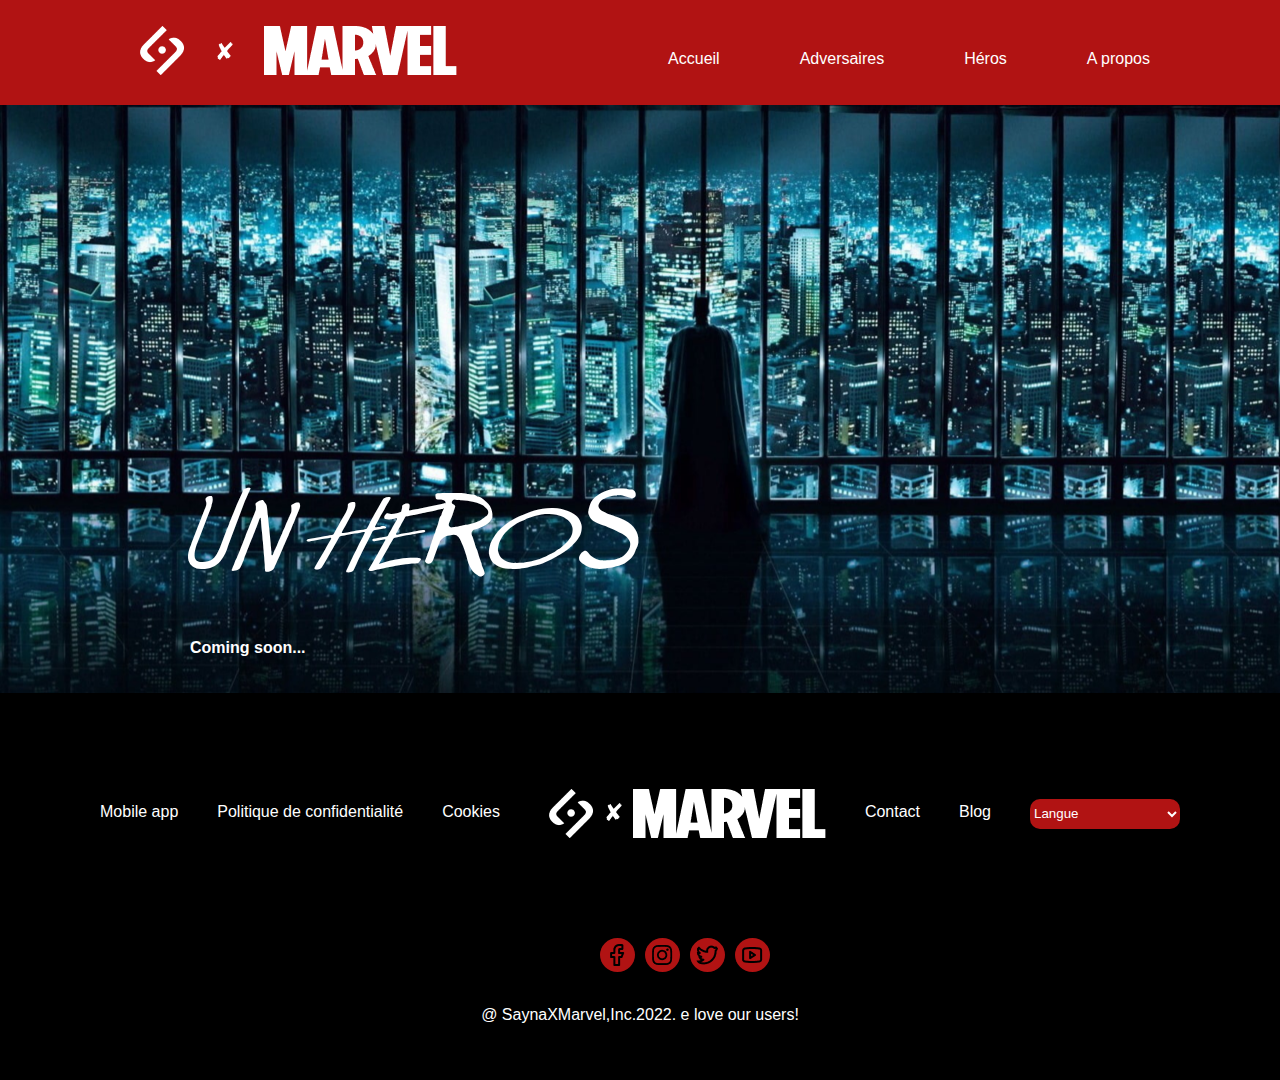
<file: bonus/index.html>
<!DOCTYPE html>
<html lang="en">

<head>
    <meta charset="UTF-8">
    <meta http-equiv="X-UA-Compatible" content="IE=edge">
    <meta name="viewport" content="width=device-width, initial-scale=1.0">
    <title>un héros</title>
    <link rel="stylesheet" href="style.css">
</head>

<body>
    <header>
        <div class=" header1 ">
            <p class="imagelogo "><img src="./Logo/logo1.png " alt=" "></p>
            <p class="imagelogo "><img src="./Logo/logo2.png " alt=" "></p>
            <p class="imagelogo "><img src="./Logo/logo3.png " alt=" "></p>
        </div>
        <div class="header2 ">
            <a class="lien " href="NO WAY HOME/Home1.html ">Accueil</a>
            <a class=" lien " href=" ">Adversaires</a>
            <a class=" lien " href=" ">Héros</a>
            <a class=" lien " href=" ">A propos</a>
        </div>
    </header>
    <section class="heros">
        <h1 style=" margin-top: 200px;font-size: 80px;font-weight: lighter;">UN HEROS</h1>
        <p style="font-weight: bolder;">Coming soon...</p>
    </section>
    <footer>
        <section class="fin1">
            <a href="" class="lien1">Mobile app</a>
            <a href="" class="lien1">Politique de confidentialité</a>
            <a href="" class="lien1">Cookies</a>
            <div style="display: flex;">
                <p class="imagelogo1 "><img src="./Logo/logo1.png " alt=" "></p>
                <p class="imagelogo1 " style="margin-top: 30px;"><img src="./Logo/logo2.png " alt=" "></p>
                <p class="imagelogo1 "><img src="./Logo/logo3.png " alt=" "></p>
            </div>
            <a href="" class="lien1">Contact</a>
            <a href="" class="lien1">Blog</a>
            <div>
                <select name="langue" id="choice-select" class="langue">
                    <option value=" ">Langue</option>
                    <option value=" ">Anglais</option>
                    <option value=" ">Français</option>
                    <option value=" ">Espagnol</option>
                </select>
            </div>
        </section>
        <section class="logo2">
            <div class="logo3"><img src="./Logo/logof.png" alt="" style="background: #B11313;border-radius: 50%;padding: 5px;"></div>
            <div class="logo3"><img src="./Logo/logoi.png" alt=" " style="background: #B11313;border-radius: 50%;padding: 5px;"></div>
            <div class="logo3"><img src="./Logo/logot.png " alt=" " style="background: #B11313;border-radius: 50%;padding: 5px;"></div>
            <div class="logo3"><img src="./Logo/logoy.png " alt=" " style="background: #B11313;border-radius: 50%;padding: 5px;"></div>

        </section>
        <section>
            <p style="color: #FFFFFF;text-align: center;">@ SaynaXMarvel,Inc.2022. e love our users!</p>
        </section>
    </footer>


</body>

</html>
</file>
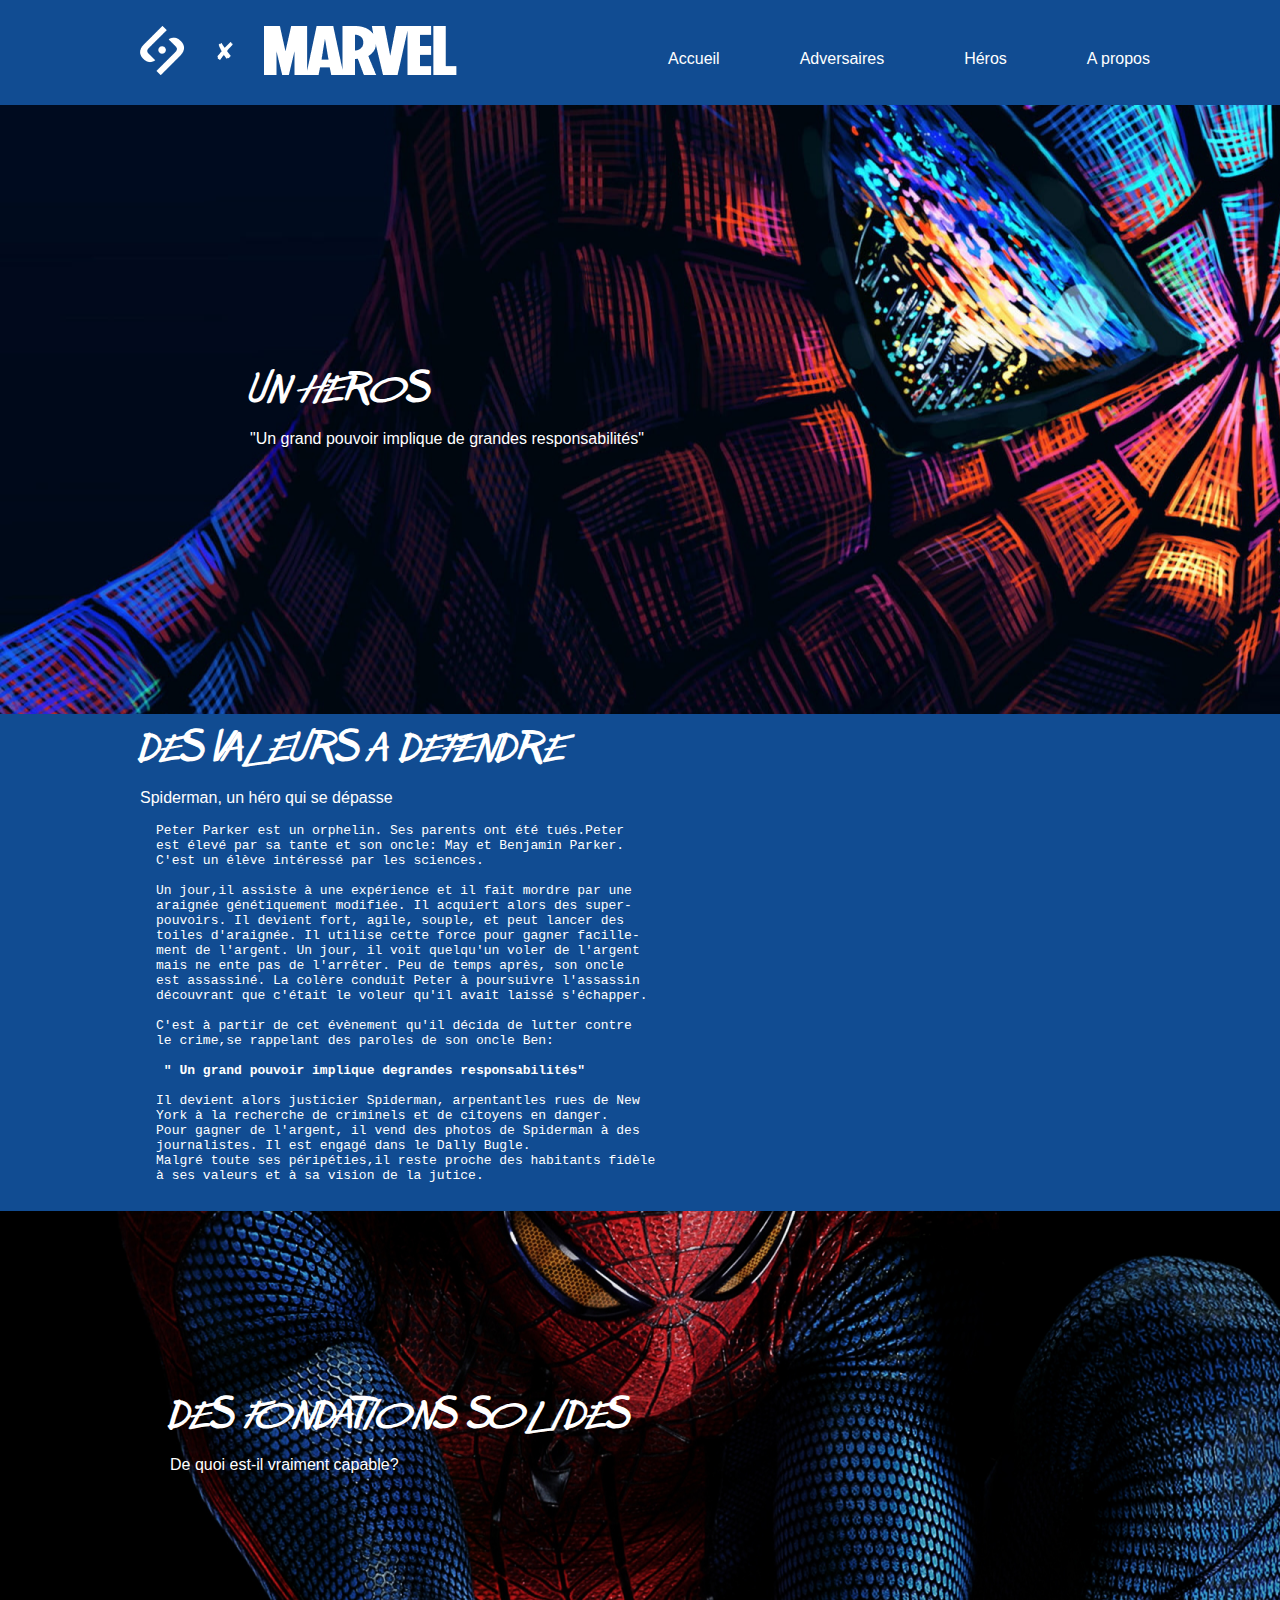
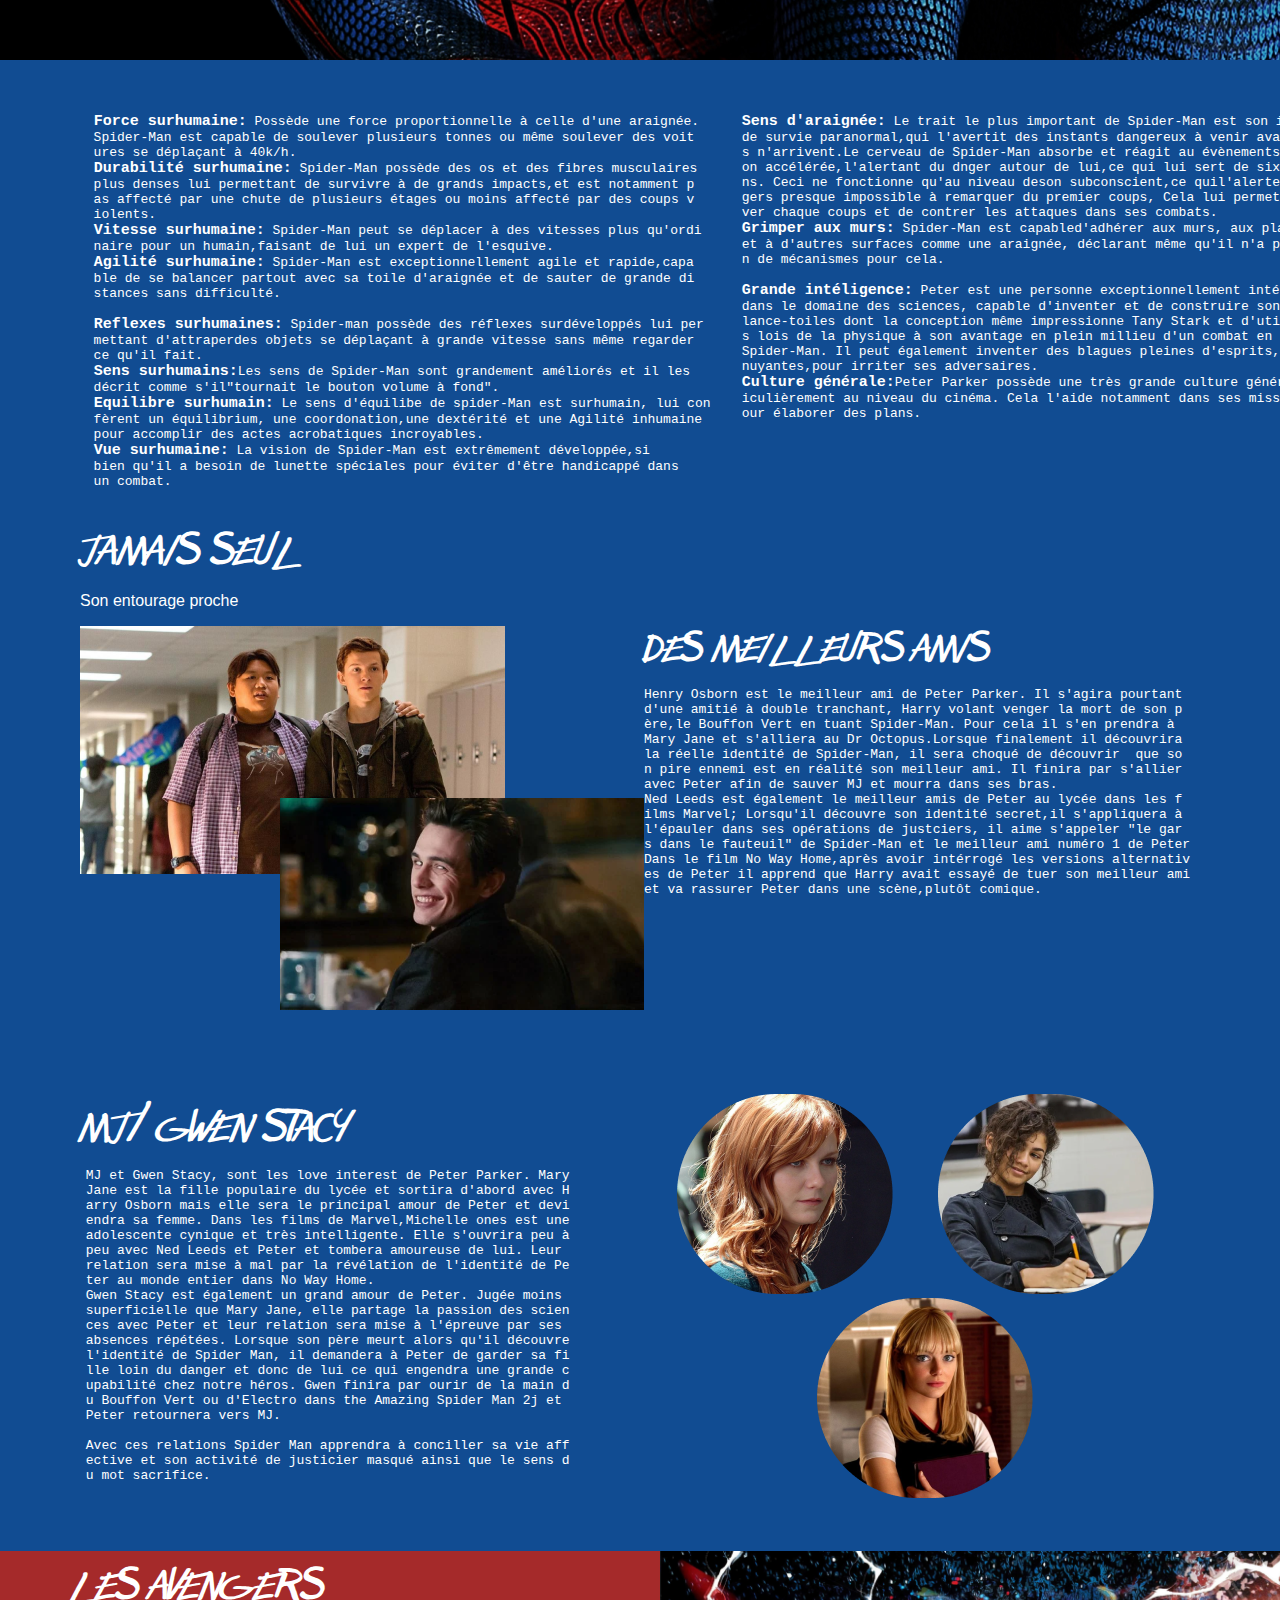
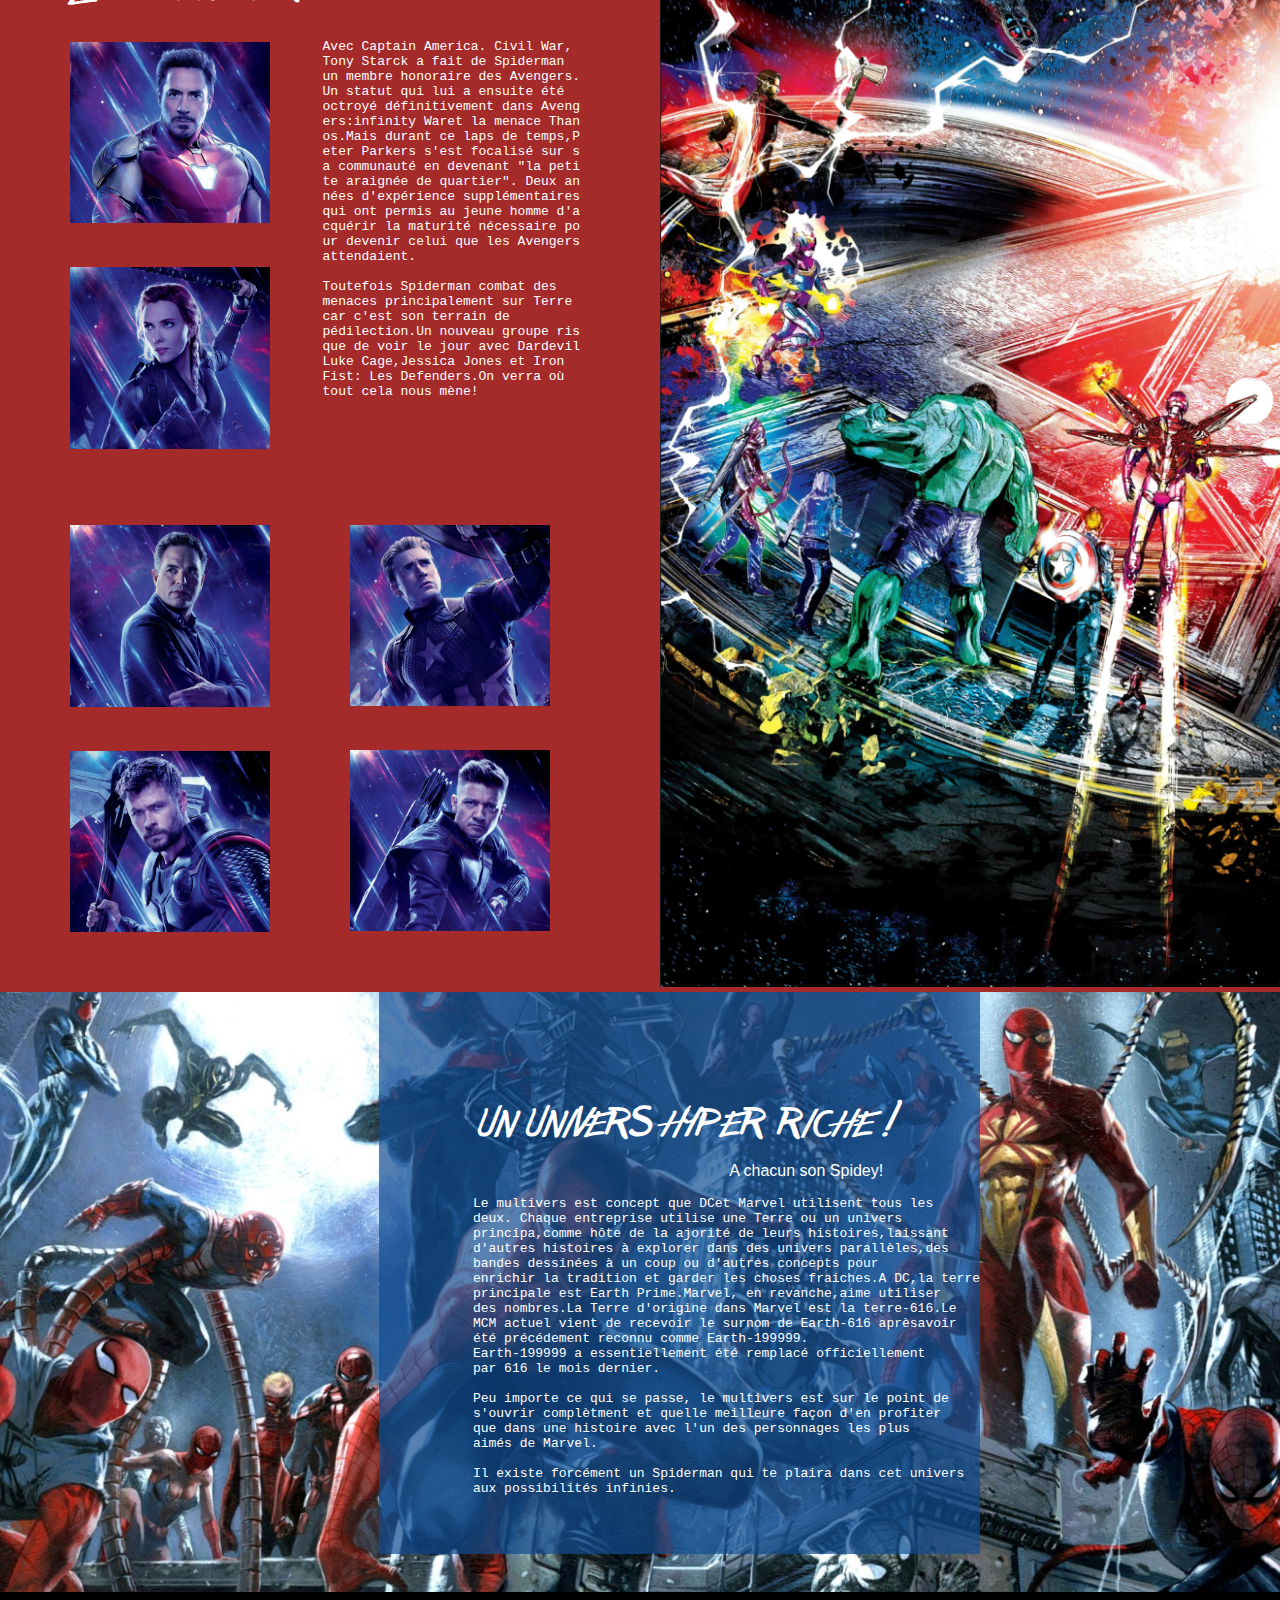
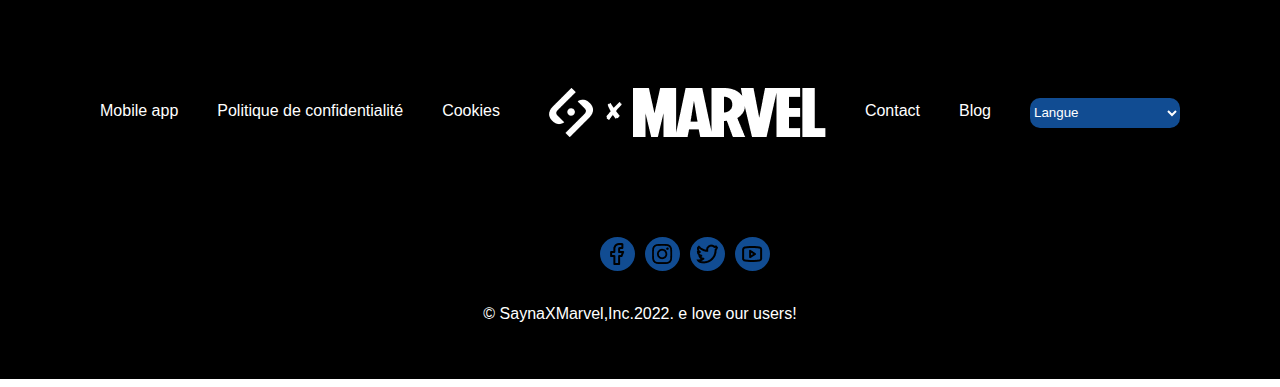
<file: Un Héros/index.html>
<!DOCTYPE html>
<html lang="en">

<head>
    <meta charset="UTF-8">
    <meta http-equiv="X-UA-Compatible" content="IE=edge">
    <meta name="viewport" content="width=device-width, initial-scale=1.0">
    <title>Un Héros</title>
    <link rel="stylesheet" href="style.css">
</head>

<body>
    <header>
        <div class=" header1 ">
            <p class="imagelogo "><img src="./Logo/logo1.png " alt=" "></p>
            <p class="imagelogo "><img src="./Logo/logo2.png " alt=" "></p>
            <p class="imagelogo "><img src="./Logo/logo3.png " alt=" "></p>
        </div>
        <div class="header2 ">
            <a class="lien " href="NO WAY HOME/Home1.html">Accueil</a>
            <a class=" lien " href="adversaire.html ">Adversaires</a>
            <a class=" lien " href=" UN Héros/index.html">Héros</a>
            <a class=" lien " href="A propos.html ">A propos</a>
        </div>
    </header>
    <main>
        <section class="heros1">
            <h1>UN HEROS</h1>
            <p>"Un grand pouvoir implique de grandes responsabilités"</p>
        </section>
        <section class="valeur">
            <nav>
                <div class="valeur1">
                    <h1>DES VALEURS A DEFENDRE</h1>
                    <p>Spiderman, un héro qui se dépasse</p>
                </div>
                <div>
                    <pre>
                    Peter Parker est un orphelin. Ses parents ont été tués.Peter
                    est élevé par sa tante et son oncle: May et Benjamin Parker.
                    C'est un élève intéressé par les sciences. <br>
                    Un jour,il assiste à une expérience et il fait mordre par une
                    araignée génétiquement modifiée. Il acquiert alors des super-
                    pouvoirs. Il devient fort, agile, souple, et peut lancer des 
                    toiles d'araignée. Il utilise cette force pour gagner facille-
                    ment de l'argent. Un jour, il voit quelqu'un voler de l'argent
                    mais ne ente pas de l'arrêter. Peu de temps après, son oncle
                    est assassiné. La colère conduit Peter à poursuivre l'assassin
                    découvrant que c'était le voleur qu'il avait laissé s'échapper. <br>
                    C'est à partir de cet évènement qu'il décida de lutter contre 
                    le crime,se rappelant des paroles de son oncle Ben: <br> 
                    <span style="font-weight: bold;"> " Un grand pouvoir implique degrandes responsabilités"</span> <br>
                    Il devient alors justicier Spiderman, arpentantles rues de New
                    York à la recherche de criminels et de citoyens en danger.
                    Pour gagner de l'argent, il vend des photos de Spiderman à des
                    journalistes. Il est engagé dans le Dally Bugle.
                    Malgré toute ses péripéties,il reste proche des habitants fidèle 
                    à ses valeurs et à sa vision de la jutice. 
                </pre>
                </div>
            </nav>
            <nav>
                <iframe width="560" height="315" src="https://www.youtube.com/embed/masukri2JiQ" title="YouTube video player" frameborder="0" allow="accelerometer; autoplay; clipboard-write; encrypted-media; gyroscope; picture-in-picture" allowfullscreen style="margin-top: 90px;margin-left: 60px;"></iframe>
            </nav>
        </section>
        <section class="fondation">
            <h1>DES FONDATIONS SOLIDES</h1>
            <p>De quoi est-il vraiment capable?</p>
        </section>
        <section class="surhumaine">
            <nav>
                <pre>
            <span style="font-weight: bolder;font-size: 15px;">Force surhumaine:</span> Possède une force proportionnelle à celle d'une araignée. 
            Spider-Man est capable de soulever plusieurs tonnes ou même soulever des voit
            ures se déplaçant à 40k/h. 
            <span style="font-weight: bold;font-size: 15px;">Durabilité surhumaine:</span> Spider-Man possède des os et des fibres musculaires 
            plus denses lui permettant de survivre à de grands impacts,et est notamment p
            as affecté par une chute de plusieurs étages ou moins affecté par des coups v
            iolents. 
            <span style="font-weight: bold;font-size: 15px;">Vitesse surhumaine:</span> Spider-Man peut se déplacer à des vitesses plus qu'ordi
            naire pour un humain,faisant de lui un expert de l'esquive. 
            <span style="font-weight: bold;font-size: 15px;">Agilité surhumaine:</span> Spider-Man est exceptionnellement agile et rapide,capa
            ble de se balancer partout avec sa toile d'araignée et de sauter de grande di
            stances sans difficulté. <br>
            <span style="font-weight: bold;font-size: 15px;">Reflexes surhumaines:</span> Spider-man possède des réflexes surdéveloppés lui per
            mettant d'attraperdes objets se déplaçant à grande vitesse sans même regarder 
            ce qu'il fait. 
            <span style="font-weight: bold;font-size: 15px;">Sens surhumains:</span>Les sens de Spider-Man sont grandement améliorés et il les 
            décrit comme s'il"tournait le bouton volume à fond". 
            <span style="font-weight: bold;font-size: 15px;">Equilibre surhumain:</span> Le sens d'équilibe de spider-Man est surhumain, lui con
            fèrent un équilibrium, une coordonation,une dextérité et une Agilité inhumaine
            pour accomplir des actes acrobatiques incroyables.
            <span style="font-weight: bold;font-size: 15px;">Vue surhumaine:</span> La vision de Spider-Man est extrêmement développée,si
            bien qu'il a besoin de lunette spéciales pour éviter d'être handicappé dans
            un combat.
            </pre>
            </nav>
            <nav>
                <pre>
    <span style="font-weight: bold;font-size: 15px;">Sens d'araignée:</span> Le trait le plus important de Spider-Man est son instinct
    de survie paranormal,qui l'avertit des instants dangereux à venir avan qu'il
    s n'arrivent.Le cerveau de Spider-Man absorbe et réagit au évènements de faç
    on accélérée,l'alertant du dnger autour de lui,ce qui lui sert de sixième se
    ns. Ceci ne fonctionne qu'au niveau deson subconscient,ce quil'alerte de dan
    gers presque impossible à remarquer du premier coups, Cela lui permet d'esqi
    ver chaque coups et de contrer les attaques dans ses combats.
    <span style="font-weight: bold;font-size: 15px;">Grimper aux murs:</span> Spider-Man est capabled'adhérer aux murs, aux plafonds 
    et à d'autres surfaces comme une araignée, déclarant même qu'il n'a pas besoi
    n de mécanismes pour cela. <br>
    <span style="font-weight: bold;font-size: 15px;">Grande intéligence:</span> Peter est une personne exceptionnellement intéligente
    dans le domaine des sciences, capable d'inventer et de construire son propre 
    lance-toiles dont la conception même impressionne Tany Stark et d'utiliser le
    s lois de la physique à son avantage en plein millieu d'un combat en tant que
    Spider-Man. Il peut également inventer des blagues pleines d'esprits, mais en
    nuyantes,pour irriter ses adversaires.
    <span style="font-weight: bold;font-size: 15px;">Culture générale:</span>Peter Parker possède une très grande culture générale,part
    iculièrement au niveau du cinéma. Cela l'aide notamment dans ses missions et p
    our élaborer des plans.
            </pre>
            </nav>
        </section>
        <section class="jamais">
            <nav>
                <h1>JAMAIS SEUL</h1>
                <p>Son entourage proche</p>
                <div>
                    <img src="./Illustration/img21.png" alt="">
                    <img src="./Illustration/img22.png" alt="" style="margin-left: 200px;position: relative;top: -80px;">
                </div>
            </nav>
            <nav class="meilleur">
                <h1 style="font-size: 30px;">DES MEILLEURS AMIS</h1>
                <pre style="padding-right: 50px;">Henry Osborn est le meilleur ami de Peter Parker. Il s'agira pourtant
d'une amitié à double tranchant, Harry volant venger la mort de son p
ère,le Bouffon Vert en tuant Spider-Man. Pour cela il s'en prendra à 
Mary Jane et s'alliera au Dr Octopus.Lorsque finalement il découvrira
la réelle identité de Spider-Man, il sera choqué de découvrir  que so
n pire ennemi est en réalité son meilleur ami. Il finira par s'allier
avec Peter afin de sauver MJ et mourra dans ses bras.
Ned Leeds est également le meilleur amis de Peter au lycée dans les f
ilms Marvel; Lorsqu'il découvre son identité secret,il s'appliquera à
l'épauler dans ses opérations de justciers, il aime s'appeler "le gar
s dans le fauteuil" de Spider-Man et le meilleur ami numéro 1 de Peter
Dans le film No Way Home,après avoir intérrogé les versions alternativ
es de Peter il apprend que Harry avait essayé de tuer son meilleur ami
et va rassurer Peter dans une scène,plutôt comique.       
</pre>
            </nav>
        </section>
        <section class="gwen">
            <nav>
                <h1 style="margin-left: 80px;">MJ/ GWEN STACY</h1>
                <pre>           MJ et Gwen Stacy, sont les love interest de Peter Parker. Mary 
           Jane est la fille populaire du lycée et sortira d'abord avec H
           arry Osborn mais elle sera le principal amour de Peter et devi
           endra sa femme. Dans les films de Marvel,Michelle ones est une
           adolescente cynique et très intelligente. Elle s'ouvrira peu à
           peu avec Ned Leeds et Peter et tombera amoureuse de lui. Leur 
           relation sera mise à mal par la révélation de l'identité de Pe
           ter au monde entier dans No Way Home.
           Gwen Stacy est également un grand amour de Peter. Jugée moins 
           superficielle que Mary Jane, elle partage la passion des scien
           ces avec Peter et leur relation sera mise à l'épreuve par ses 
           absences répétées. Lorsque son père meurt alors qu'il découvre
           l'identité de Spider Man, il demandera à Peter de garder sa fi
           lle loin du danger et donc de lui ce qui engendra une grande c
           upabilité chez notre héros. Gwen finira par ourir de la main d
           u Bouffon Vert ou d'Electro dans the Amazing Spider Man 2j et 
           Peter retournera vers MJ. <br>
           Avec ces relations Spider Man apprendra à conciller sa vie aff
           ective et son activité de justicier masqué ainsi que le sens d
           u mot sacrifice.
            </pre>
            </nav>
            <nav style="margin-left: 100px;">
                <div>
                    <img src="./Illustration/img23.png" alt="">
                    <img src="./Illustration/img24.png" alt="" style="margin-left: 40px;">
                </div>
                <div><img src="./Illustration/img25.png" alt="" style="margin-left: 140px;"></div>
            </nav>
        </section>
        <section class="avengers">
            <nav style="color: #FFFFFF;">
                <h1 style="margin-left: 70px;">LES AVENGERS</h1>
                <div style="display: flex;margin-left: 30px;">
                    <figure>
                        <img class="imag" src="./Illustration/img26.png" alt="">
                        <img class="imag" src="./Illustration/img27.png" alt="">
                    </figure>
                    <div style="margin-right: 80px;">
                        <pre>Avec Captain America. Civil War,
Tony Starck a fait de Spiderman
un membre honoraire des Avengers.
Un statut qui lui a ensuite été
octroyé définitivement dans Aveng
ers:infinity Waret la menace Than
os.Mais durant ce laps de temps,P
eter Parkers s'est focalisé sur s
a communauté en devenant "la peti
te araignée de quartier". Deux an
nées d'expérience supplémentaires
qui ont permis au jeune homme d'a
cquérir la maturité nécessaire po
ur devenir celui que les Avengers
attendaient. <br>
Toutefois Spiderman combat des
menaces principalement sur Terre
car c'est son terrain de 
pédilection.Un nouveau groupe ris
que de voir le jour avec Dardevil
Luke Cage,Jessica Jones et Iron 
Fist: Les Defenders.On verra où
tout cela nous mène! 

                   </pre>
                    </div>
                </div>
                <div style="display: flex;margin-left: 30px;margin-right: 70px;">
                    <figure>
                        <img class="imag" src="./Illustration/img28.png" alt="">
                        <img class="imag" src="./Illustration/img29.png" alt="">
                    </figure>
                    <figure>
                        <img class=" imag " src="./Illustration/img30.png " alt=" ">
                        <img class="imag " src="./Illustration/img31.png " alt=" ">
                    </figure>

                </div>
            </nav>
            <nav><img src="./Illustration/img32.png " alt=" " width="698px"></nav>

        </section>
        <section class="riche " style="padding: 300px; ">
            <div style="float: right;margin-top: -300px;background-color:rgba(17, 76, 146, 0.7);padding-top: 100px;padding-bottom: 30px; ">
                <h1 style="margin-left: 100px;font-size: 30px; ">UN UNIVERS HYPER RICHE !</h1>
                <p style="margin-left: 350px; ">A chacun son Spidey!</p>
                <pre>
            Le multivers est concept que DCet Marvel utilisent tous les
            deux. Chaque entreprise utilise une Terre ou un univers
            principa,comme hôte de la ajorité de leurs histoires,laissant
            d'autres histoires à explorer dans des univers parallèles,des
            bandes dessinées à un coup ou d'autres concepts pour
            enrichir la tradition et garder les choses fraiches.A DC,la terre
            principale est Earth Prime.Marvel, en revanche,aime utiliser
            des nombres.La Terre d'origine dans Marvel est la terre-616.Le
            MCM actuel vient de recevoir le surnom de Earth-616 aprèsavoir 
            été précédement reconnu comme Earth-199999.
            Earth-199999 a essentiellement été remplacé officiellement
            par 616 le mois dernier. <br>
            Peu importe ce qui se passe, le multivers est sur le point de
            s'ouvrir complètment et quelle meilleure façon d'en profiter
            que dans une histoire avec l'un des personnages les plus
            aimés de Marvel. <br>
            Il existe forcément un Spiderman qui te plaira dans cet univers
            aux possibilités infinies.  
        </pre></div>
        </section>
    </main>
    <footer>
        <section class="fin1 ">
            <a href=" " class="lien1 ">Mobile app</a>
            <a href=" " class="lien1 ">Politique de confidentialité</a>
            <a href=" " class="lien1 ">Cookies</a>
            <div style="display: flex; ">
                <p class="imagelogo1 "><img src="./Logo/logo1.png " alt=" "></p>
                <p class="imagelogo1 " style="margin-top: 30px; "><img src="./Logo/logo2.png " alt=" "></p>
                <p class="imagelogo1 "><img src="./Logo/logo3.png " alt=" "></p>
            </div>
            <a href=" " class="lien1 ">Contact</a>
            <a href=" " class="lien1 ">Blog</a>
            <div>
                <select name="langue " id="choice-select " class="langue ">
                    <option value=" ">Langue</option>
                    <option value=" ">Anglais</option>
                    <option value=" ">Français</option>

                </select>
            </div>
        </section>
        <section class="logo2 ">
            <div class="logo3 "><img src="./Logo/logof.png " alt=" " style="background: #114C92;border-radius: 50%;padding: 5px; "></div>
            <div class="logo3 "><img src="./Logo/logoi.png " alt=" " style="background: #114C92;border-radius: 50%;padding: 5px; "></div>
            <div class="logo3 "><img src="./Logo/logot.png " alt=" " style="background: #114C92;border-radius: 50%;padding: 5px; "></div>
            <div class="logo3 "><img src="./Logo/logoy.png " alt=" " style="background: #114C92;border-radius: 50%;padding: 5px; "></div>

        </section>
        <section>
            <p style="color: #FFFFFF;text-align: center; ">&copy; SaynaXMarvel,Inc.2022. e love our users!</p>
        </section>
    </footer>

</body>

</html>

</html>
</file>
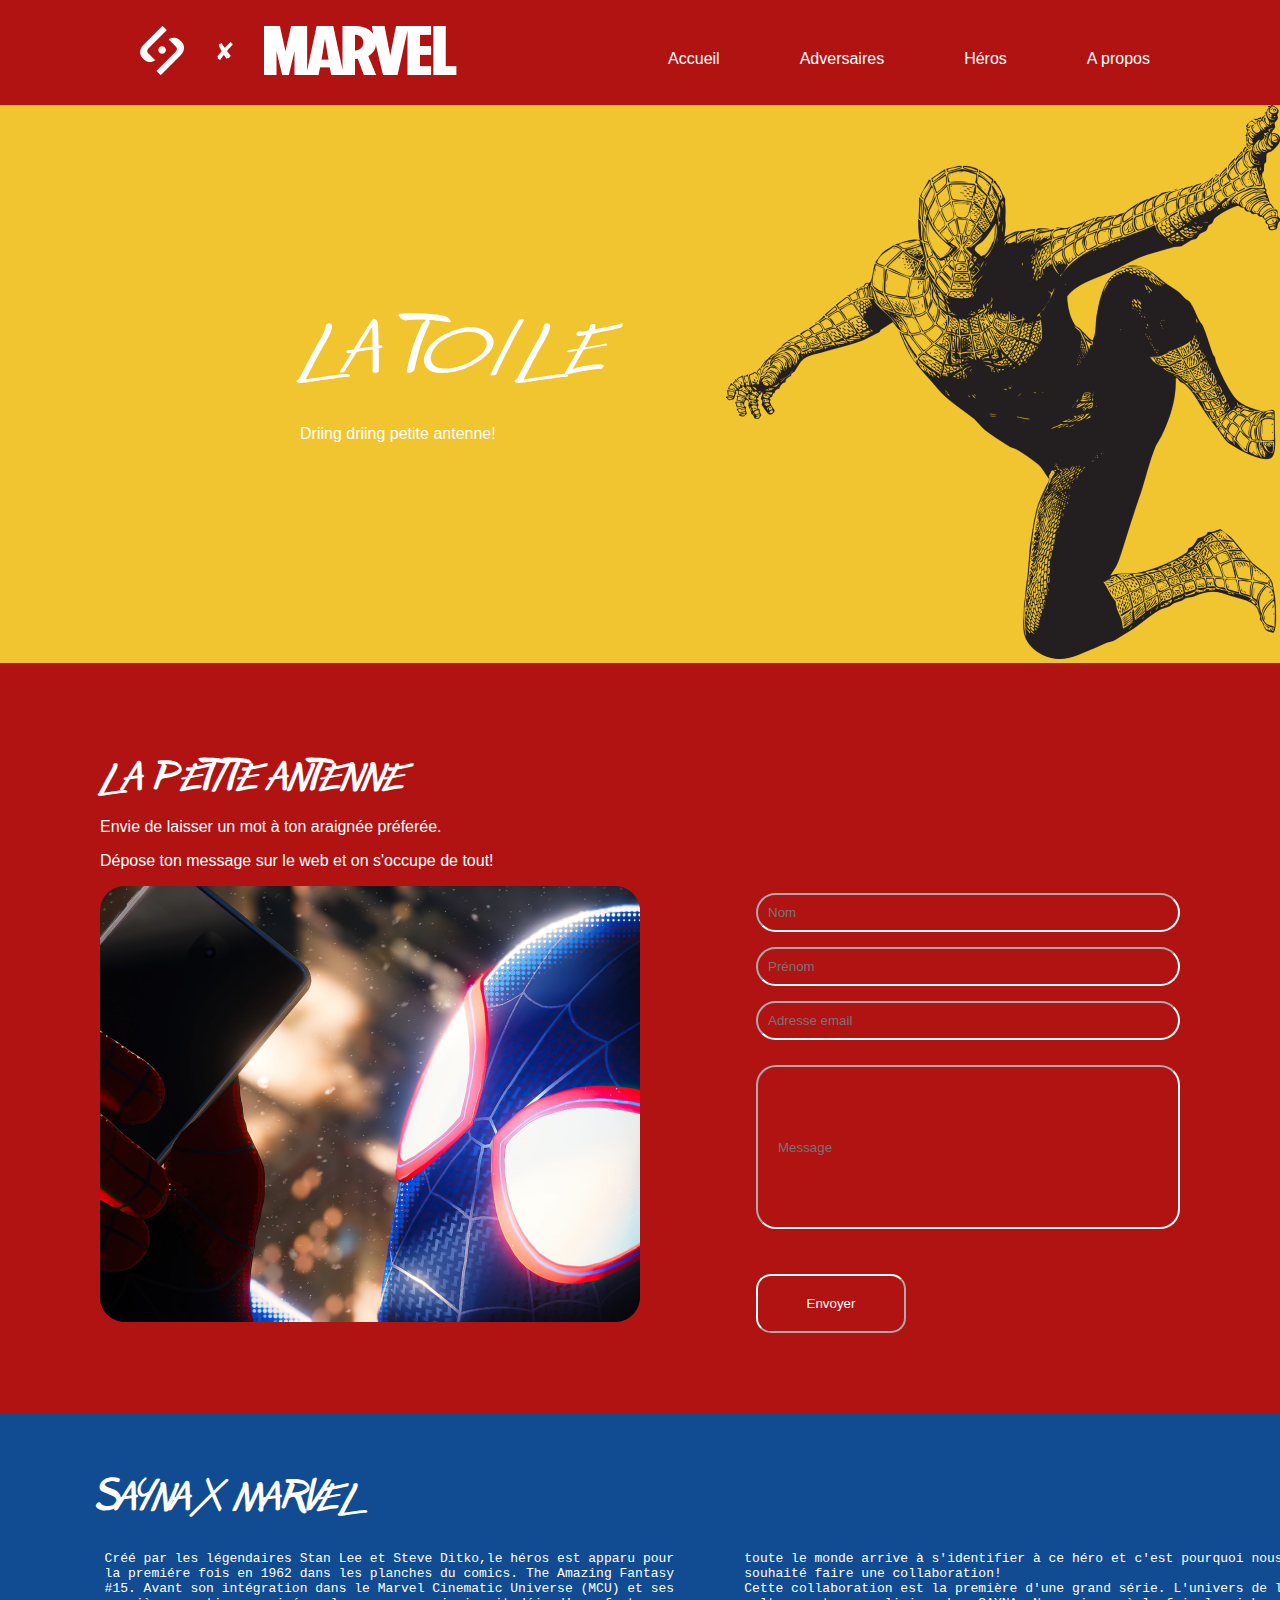
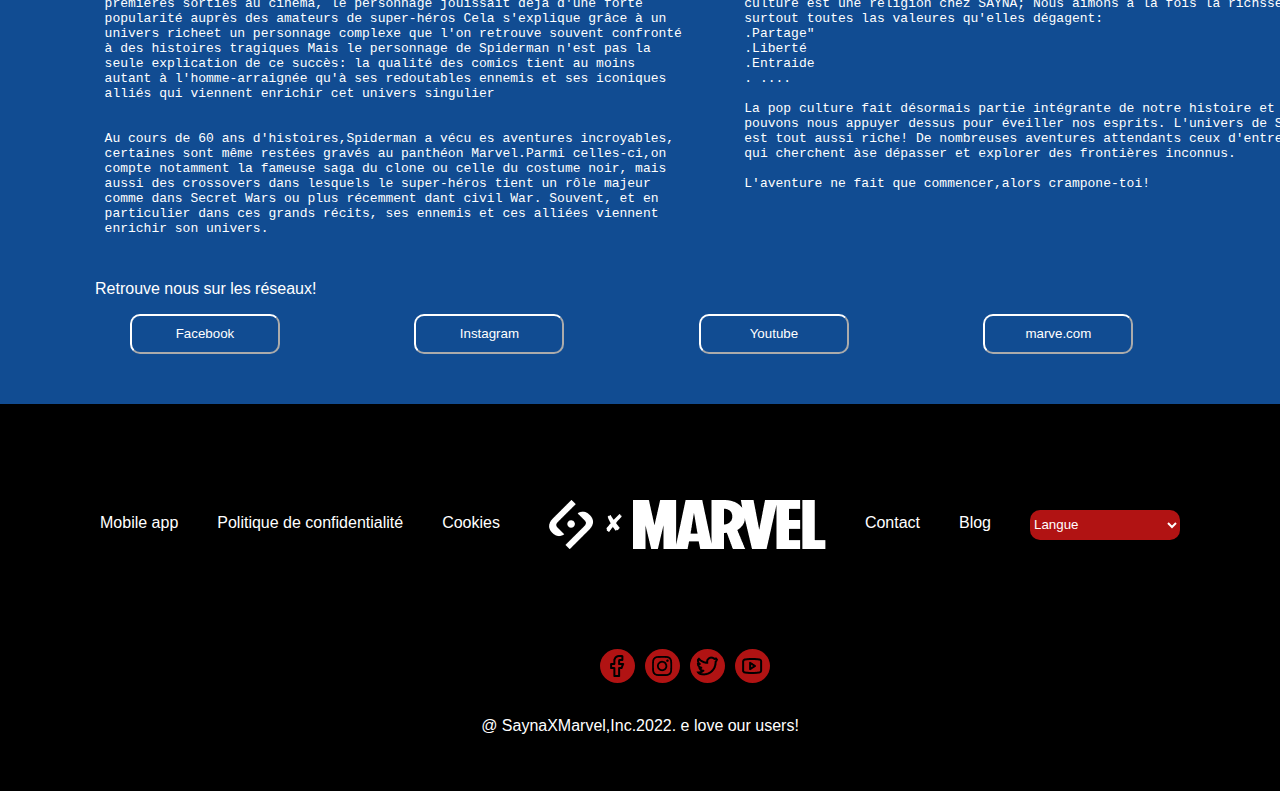
<file: A propos/A propos.html>
<!DOCTYPE html>
<html lang="en">

<head>
    <meta charset="UTF-8">
    <meta http-equiv="X-UA-Compatible" content="IE=edge">
    <meta name="viewport" content="width=device-width, initial-scale=1.0">
    <title>W-A propos</title>
    <link rel="stylesheet" href="style.css">
</head>

<body>
    <header>
        <div class=" header1 ">
            <p class="imagelogo "><img src="./Assets/Logo/logo1.png " alt=" "></p>
            <p class="imagelogo "><img src="./Assets/Logo/logo2.png " alt=" "></p>
            <p class="imagelogo "><img src="./Assets/Logo/logo3.png " alt=" "></p>
        </div>
        <div class="header2 ">
            <a class="lien " href="NO WAY HOME/Home1.html">Accueil</a>
            <a class=" lien " href="adversaire.html">Adversaires</a>
            <a class=" lien " href="Un Héros/index.html">Héros</a>
            <a class=" lien " href="A propos.html">A propos</a>
        </div>
    </header>
    <section class=" spiderjaune ">
        <div class="spiderjaune1 ">
            <h1 style="font-size: 60px;font-weight: lighter; ">LA TOILE</h1>
            <p>Driing driing petite antenne!</p>
        </div>
        <div>
            <img src="./Assets/Illustration/img5.png " alt=" " style="transform: scaleX(-1); ">
        </div>
    </section>
    <section class="spederrouge ">
        <nav>
            <div class="antenne ">
                <h1>LA PETITE ANTENNE</h1>
                <p>Envie de laisser un mot à ton araignée préferée.</p>
                <p>Dépose ton message sur le web et on s'occupe de tout!</p>
            </div>
            <div>
                <img src="./Assets/Illustration/img34.png " alt=" " style="margin-left: 100px; ">
            </div>
        </nav>
        <nav class="input ">
            <input class="btn " type="text " placeholder="Nom ">
            <input class="btn " type="text " placeholder="Prénom ">
            <input class="btn " type="text " placeholder="Adresse email ">
            <input class="btn " type="text " placeholder="Message " style="padding: 20px;margin-top: 10px;height: 120px;width: 380px; ">
            <button style="background-color: #B11313; padding: 20px; width: 150px;border-radius: 15px;margin-top: 30px;color: #FFFFFF; border-color: #FFFFFF; ">Envoyer</button>
        </nav>
    </section>
    <nav class="spiderbleu ">
        <h1 style="margin-left: 98px; ">SAYNA X MARVEL</h1>
        <section class="texte ">
            <div>
                <pre>
       Créé par les légendaires Stan Lee et Steve Ditko,le héros est apparu pour
       la premiére fois en 1962 dans les planches du comics. The Amazing Fantasy
       #15. Avant son intégration dans le Marvel Cinematic Universe (MCU) et ses
       premières sorties au cinéma, le personnage jouissait déja d'une forte
       popularité auprès des amateurs de super-héros Cela s'explique grâce à un
       univers richeet un personnage complexe que l'on retrouve souvent confronté
       à des histoires tragiques Mais le personnage de Spiderman n'est pas la 
       seule explication de ce succès: la qualité des comics tient au moins
       autant à l'homme-arraignée qu'à ses redoutables ennemis et ses iconiques
       alliés qui viennent enrichir cet univers singulier
    <br>
       Au cours de 60 ans d'histoires,Spiderman a vécu es aventures incroyables,
       certaines sont même restées gravés au panthéon Marvel.Parmi celles-ci,on
       compte notamment la fameuse saga du clone ou celle du costume noir, mais
       aussi des crossovers dans lesquels le super-héros tient un rôle majeur
       comme dans Secret Wars ou plus récemment dant civil War. Souvent, et en
       particulier dans ces grands récits, ses ennemis et ces alliées viennent 
       enrichir son univers.
   </pre></div>
            <div>
                <pre>
        toute le monde arrive à s'identifier à ce héro et c'est pourquoi nous avons
        souhaité faire une collaboration!
        Cette collaboration est la première d'une grand série. L'univers de la pop
        culture est une religion chez SAYNA; Nous aimons à la fois la richsse, mais
        surtout toutes las valeures qu'elles dégagent:
        .Partage" 
        .Liberté 
        .Entraide 
        . .... <br> 
        La pop culture fait désormais partie intégrante de notre histoire et Nous 
        pouvons nous appuyer dessus pour éveiller nos esprits. L'univers de SAYNA 
        est tout aussi riche! De nombreuses aventures attendants ceux d'entre vous
        qui cherchent àse dépasser et explorer des frontières inconnus. <br> 
        L'aventure ne fait que commencer,alors crampone-toi!
            </pre>
            </div>
        </section>
        <section>
            <div>
                <p style="margin-left: 95px;"> Retrouve nous sur les réseaux!</p>
            </div>
            <div>
                <button class="button1">Facebook</button>
                <button class="button1">Instagram</button>
                <button class="button1">Youtube</button>
                <button class="button1">marve.com</button>
            </div>
        </section>
    </nav>
    <footer>
        <section class="fin1">
            <a href="" class="lien1">Mobile app</a>
            <a href="" class="lien1">Politique de confidentialité</a>
            <a href="" class="lien1">Cookies</a>
            <div style="display: flex;">
                <p class="imagelogo1 "><img src=" ./Assets/Logo/logo1.png " alt=" "></p>
                <p class="imagelogo1 " style="margin-top: 30px;"><img src="./Assets/Logo/logo2.png " alt=" "></p>
                <p class="imagelogo1 "><img src="./Assets/Logo/logo3.png " alt=" "></p>
            </div>
            <a href="" class="lien1">Contact</a>
            <a href="" class="lien1">Blog</a>
            <div>
                <select name="langue" id="choice-select" class="langue">
                    <option value=" ">Langue</option>
                    <option value=" ">Anglais</option>
                    <option value=" ">Français</option>

                </select>
            </div>
        </section>
        <section class="logo2">
            <div class="logo3"><img src="./Assets/Logo/logof.png" alt="" style="background: #B11313;border-radius: 50%;padding: 5px;"></div>
            <div class="logo3"><img src="./Assets/Logo/logoi.png " alt=" " style="background: #B11313;border-radius: 50%;padding: 5px;"></div>
            <div class="logo3"><img src="./Assets/Logo/logot.png " alt=" " style="background: #B11313;border-radius: 50%;padding: 5px;"></div>
            <div class="logo3"><img src="./Assets/Logo/logoy.png " alt=" " style="background: #B11313;border-radius: 50%;padding: 5px;"></div>

        </section>
        <section>
            <p style="color: #FFFFFF;text-align: center;">@ SaynaXMarvel,Inc.2022. e love our users!</p>
        </section>
    </footer>


</body>

</html>
</file>
<file: bonus/style.css>
@font-face {
    font-family: zo;
    src: url(./Far-From\ Homecoming\ Updated.otf);
}

h1 {
    font-family: zo;
}

body {
    margin: 0;
    font-family: sans-serif;
}

header {
    background-color: #B11313;
    display: flex;
    justify-content: space-between;
    padding: 10px;
}

.header1 {
    display: flex;
    margin-left: 100px;
    align-items: center;
}

.imagelogo {
    margin-left: 30px;
}

.header2 {
    display: flex;
    margin-right: 40px;
}

.lien {
    margin-right: 80px;
    color: #FFFFFF;
    margin-top: 40px;
    text-decoration: none;
}

.heros {
    background-image: url(./Illustration/img35.png);
    padding: 200px;
    color: #FFFFFF;
    padding-bottom: 20px;
    padding-left: 190px;
    background-position-y: -170px;
}

footer {
    background-color: #000000;
    padding-bottom: 40px;
}

.fin1 {
    display: flex;
    justify-content: space-between;
    margin-left: 100px;
    margin-right: 100px;
    padding-top: 80px;
}

.lien1 {
    text-decoration: none;
    color: #FFFFFF;
    margin-top: 30px;
}

.langue {
    background-color: #B11313;
    border-radius: 10px;
    width: 150px;
    height: 30px;
    margin-top: 26px;
    border-style: none;
    color: #FFFFFF;
}

.imagelogo1 {
    margin-left: 10px;
}

.logo2 {
    display: flex;
    margin-left: 600px;
    margin-top: 80px;
    margin-bottom: 30px;
}

.logo3 {
    margin-right: 10px;
}
</file>
<file: Un Héros/style.css>
@font-face {
            font-family: zo;
            src: url(./Far-From\ Homecoming\ Updated.otf);
        }
        
        h1 {
            font-family: zo;
        }
        
        body {
            margin: 0;
            font-family: sans-serif;
        }
        
        header {
            background-color: #114C92;
            display: flex;
            justify-content: space-between;
            padding: 10px;
        }
        
        .header1 {
            display: flex;
            margin-left: 100px;
            align-items: center;
        }
        
        .imagelogo {
            margin-left: 30px;
        }
        
        .header2 {
            display: flex;
            margin-right: 40px;
        }
        
        .lien {
            margin-right: 80px;
            color: #FFFFFF;
            margin-top: 40px;
            text-decoration: none;
        }
        
        .heros1 {
            background-image: url(./Illustration/img19.png);
            padding: 250px;
            color: #FFFFFF;
        }
        
        .valeur {
            display: flex;
            background-color: #114C92;
            color: #FFFFFF;
        }
        
        .valeur1 {
            margin-left: 140px;
        }
        
        .fondation {
            background-image: url(./Illustration/img20.png);
            padding: 170px;
            color: #FFFFFF;
        }
        
        .surhumaine {
            background-color: #114C92;
            color: #FFFFFF;
            display: flex;
            padding-top: 40px;
        }
        
        .jamais {
            display: flex;
            background-color: #114C92;
            color: #FFFFFF;
            padding-left: 80px;
        }
        
        .meilleur {
            margin-top: 100px;
            margin-right: 130px;
        }
        
        .gwen {
            display: flex;
            background-color: #114C92;
            color: #FFFFFF;
            padding-bottom: 40px;
        }
        
        .imag {
            width: 200px;
            margin-bottom: 40px;
        }
        
        .avengers {
            display: flex;
            background-color: brown;
        }
        
        .riche {
            background-image: url(./Illustration/img33.png);
            color: #FFFFFF;
        }
        
        .univers {
            margin-top: 10px;
        }
        
        footer {
            background-color: #000000;
            padding-bottom: 40px;
        }
        
        .fin1 {
            display: flex;
            justify-content: space-between;
            margin-left: 100px;
            margin-right: 100px;
            padding-top: 80px;
        }
        
        .lien1 {
            text-decoration: none;
            color: #FFFFFF;
            margin-top: 30px;
        }
        
        .langue {
            background-color: #114C92;
            border-radius: 10px;
            width: 150px;
            height: 30px;
            margin-top: 26px;
            border-style: none;
            color: #FFFFFF;
        }
        
        .imagelogo1 {
            margin-left: 10px;
        }
        
        .logo2 {
            display: flex;
            margin-left: 600px;
            margin-top: 80px;
            margin-bottom: 30px;
        }
        
        .logo3 {
            margin-right: 10px;
        }
</file>
<file: A propos/style.css>
@font-face {
    font-family: zo;
    src: url(./Assets/Far-From\ Homecoming\ Updated.otf);
}

h1 {
    font-family: zo;
}

body {
    margin: 0;
    font-family: sans-serif;
}

header {
    background-color: #B11313;
    display: flex;
    justify-content: space-between;
    padding: 10px;
}

.header1 {
    display: flex;
    margin-left: 100px;
    align-items: center;
}

.imagelogo {
    margin-left: 30px;
}

.header2 {
    display: flex;
    margin-right: 40px;
}

.lien {
    margin-right: 80px;
    color: #FFFFFF;
    margin-top: 40px;
    text-decoration: none;
}

.spiderjaune {
    background-color: #F1C530;
    display: flex;
    justify-content: space-between;
    color: #FFFFFF;
    padding-left: 300px;
}

.spiderjaune1 {
    margin-top: 180px;
}

.spederrouge {
    background-color: #B11313;
    display: flex;
    justify-content: space-between;
    padding-bottom: 80px;
    padding-top: 80px;
}

.antenne {
    color: #FFFFFF;
    margin-left: 100px;
}

.input {
    display: flex;
    flex-direction: column;
    margin-right: 100px;
    margin-top: 150px;
}

.btn {
    background-color: #B11313;
    margin-bottom: 15px;
    border-radius: 20px;
    border-color: #FFFFFF;
    padding: 10px;
    width: 400px;
}

.spiderbleu {
    background-color: #114C92;
    color: #FFFFFF;
    padding-bottom: 50px;
    padding-top: 50px;
}

.texte {
    display: flex;
    margin-left: 50px;
}

.button1 {
    margin-left: 50px;
    background-color: #114C92;
    margin-left: 130px;
    height: 40px;
    width: 150px;
    color: #FFFFFF;
    border-color: #FFFFFF;
    border-radius: 10px;
}

footer {
    background-color: #000000;
    padding-bottom: 40px;
}

.fin1 {
    display: flex;
    justify-content: space-between;
    margin-left: 100px;
    margin-right: 100px;
    padding-top: 80px;
}

.lien1 {
    text-decoration: none;
    color: #FFFFFF;
    margin-top: 30px;
}

.langue {
    background-color: #B11313;
    border-radius: 10px;
    width: 150px;
    height: 30px;
    margin-top: 26px;
    border-style: none;
    color: #FFFFFF;
}

.imagelogo1 {
    margin-left: 10px;
}

.logo2 {
    display: flex;
    margin-left: 600px;
    margin-top: 80px;
    margin-bottom: 30px;
}

.logo3 {
    margin-right: 10px;
}
</file>
